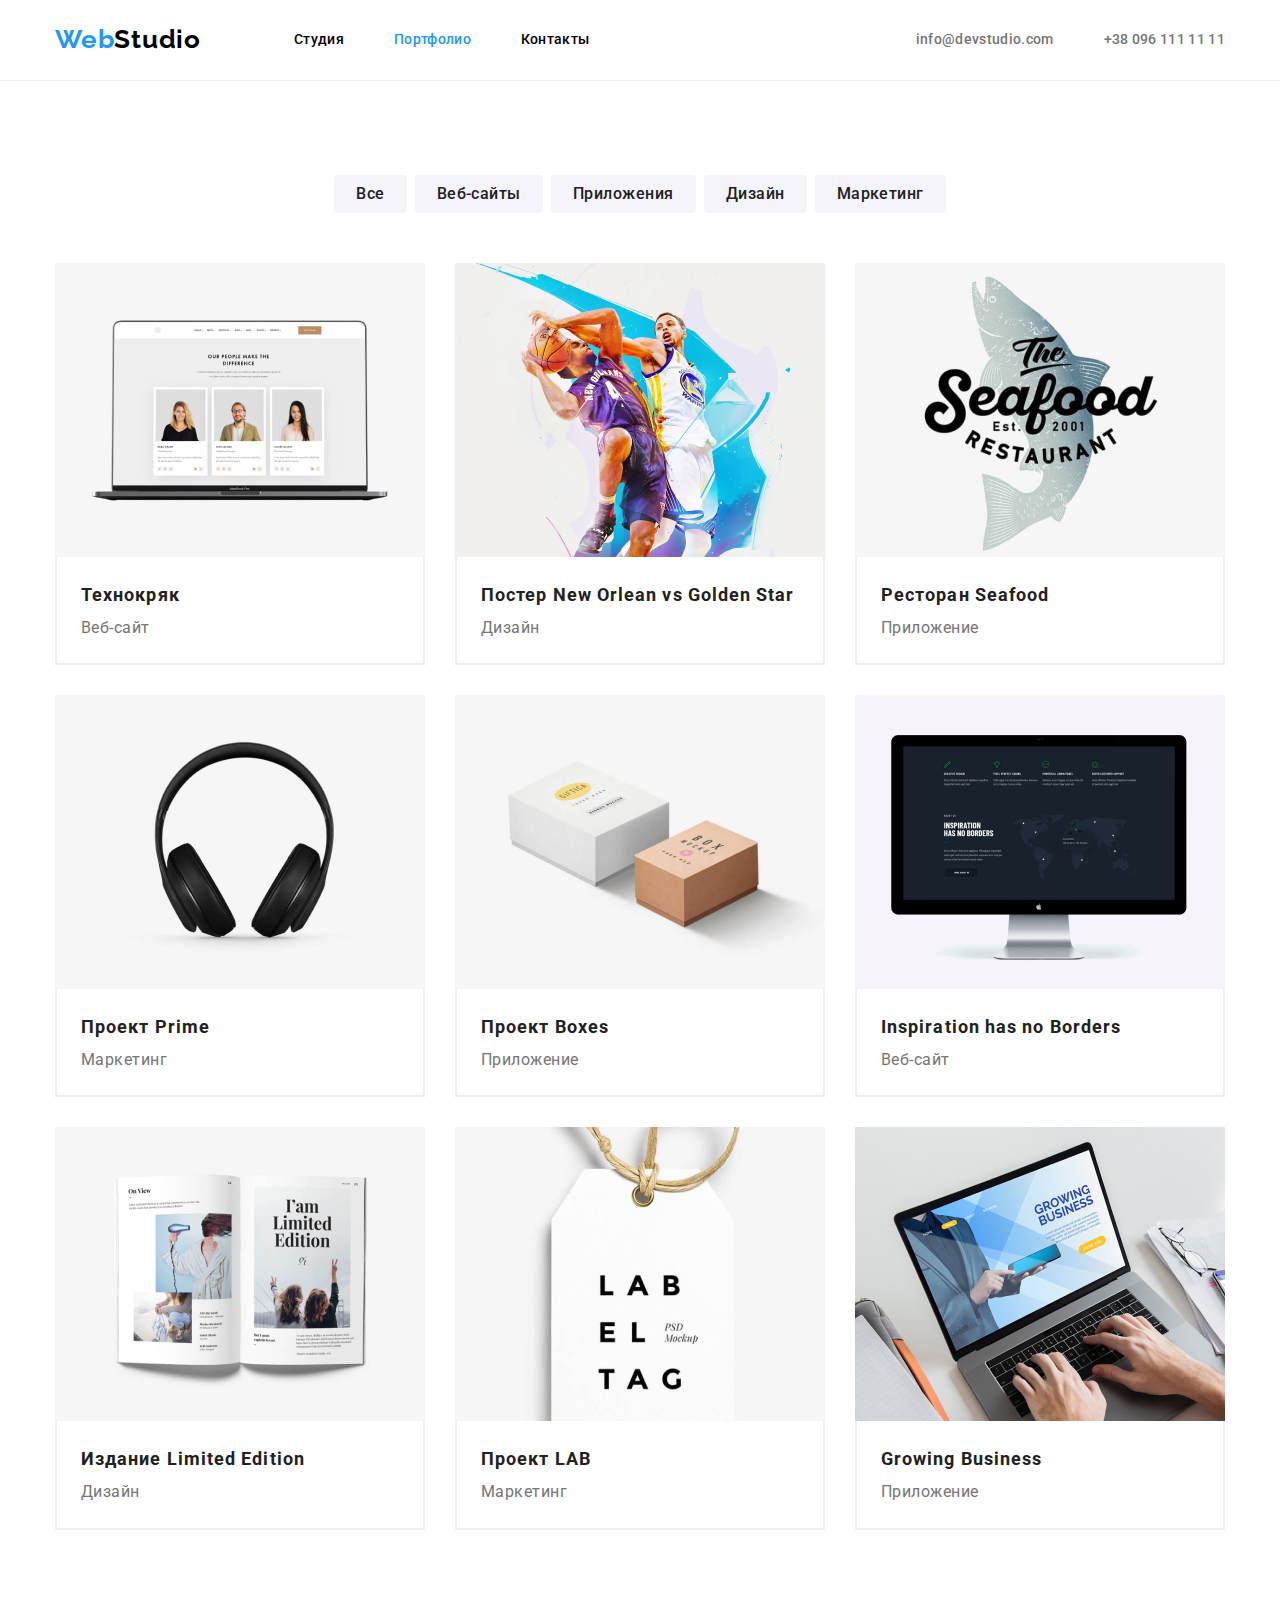
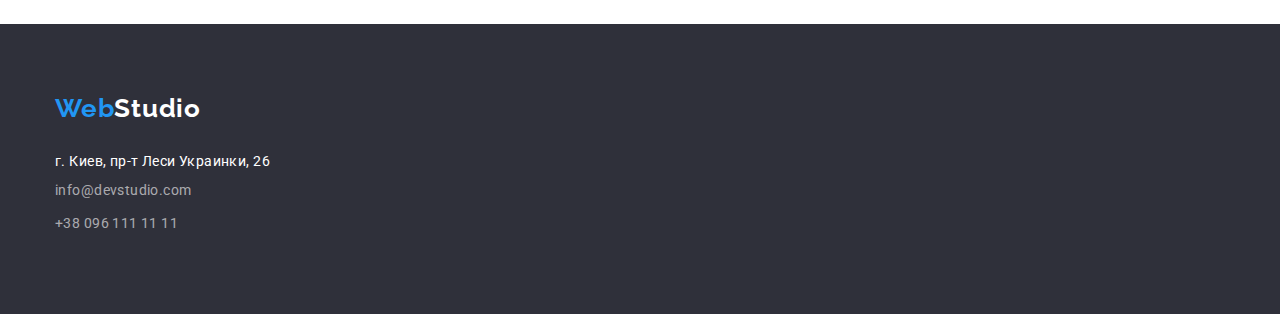
<file: portfolio.html>
<!DOCTYPE html>
<html lang="ru">
  <head>
    <meta charset="UTF-8" />
    <meta http-equiv="X-UA-Compatible" content="IE=edge" />
    <meta name="viewport" content="width=device-width, initial-scale=1.0" />
    <title>Document</title>
    <link
      rel="stylesheet"
      href="https://cdnjs.cloudflare.com/ajax/libs/modern-normalize/1.0.0/modern-normalize.min.css"
    />
    <link rel="preconnect" href="https://fonts.googleapis.com" />
    <link rel="preconnect" href="https://fonts.gstatic.com" crossorigin />
    <link
      href="https://fonts.googleapis.com/css2?family=Raleway:wght@700&family=Roboto:wght@400;500;700;900&display=swap"
      rel="stylesheet"
    />
    <link rel="stylesheet" href="
    <link
      rel=" stylesheet"
      href="https://cdnjs.cloudflare.com/ajax/libs/modern-normalize/1.1.0/modern-normalize.min.css"
      integrity="sha512-wpPYUAdjBVSE4KJnH1VR1HeZfpl1ub8YT/NKx4PuQ5NmX2tKuGu6U/JRp5y+Y8XG2tV+wKQpNHVUX03MfMFn9Q=="
      crossorigin="anonymous"
      referrerpolicy="no-referrer"
    />

    <link rel="stylesheet" href="./css/styles.css" />
  </head>

  <body>
    <!-- Верхня лінія -->

    <header class="header">
      <div class="conteiner">
        <nav class="mein-nav">
          <a class="hed-logo" href="index.html">
            <span class="logo">Web</span>Studio
          </a>

          <ul class="hed-navigation">
            <li class="item">
              <a class="navigation" href="./index.html"> Студия</a>
            </li>
            <li class="item">
              <a class="navigation current" href="./portfolio.html"
                >Портфолио</a
              >
            </li>
            <li class="item">
              <a class="navigation" href="Контакты">Контакты</a>
            </li>
          </ul>
          <ul class="hed-contacts">
            <li class="item">
              <a class="contacts" href="mailto:info@devstudio.com"
                >info@devstudio.com</a
              >
            </li>
            <li class="item">
              <a class="contacts" href="tel:+38 096 111 11 11"
                >+38 096 111 11 11</a
              >
            </li>
          </ul>
        </nav>
      </div>
    </header>
    <main>
      <!-- навінгація  -->
      <section class="projects">
        <h1 class="projects-neim">Наші проекти</h1>
        <div class="conteiner">
          <ul class="button">
            <li class="button-item">
              <button class="button-navigation current" type="button">
                Все
              </button>
            </li>
            <li class="button-item">
              <button class="button-navigation" type="button">Веб-сайты</button>
            </li>
            <li class="button-item">
              <button class="button-navigation" type="button">
                Приложения
              </button>
            </li>
            <li class="button-item">
              <button class="button-navigation" type="button">Дизайн</button>
            </li>
            <li class="button-item">
              <button class="button-navigation" type="button">Маркетинг</button>
            </li>
          </ul>

          <!--проекти -->

          <ul class="flex-conteiner">
            <li class="projects-list">
              <a href="#">
                <img
                  src="./images/portfolio/img-p.jpg"
                  alt="ноутбук з інформацією"
                  width="370"
                />
                <div class="projects-item">
                  <h2 class="projects-title">Технокряк</h2>
                  <p class="projects-description">Веб-сайт</p>
                </div>
              </a>
            </li>
            <li class="projects-list">
              <a href="#">
                <img
                  src="./images/portfolio/img-p1.jpg"
                  alt="баскитболисти "
                  width="370"
                />
                <div class="projects-item">
                  <h2 class="projects-title">
                    Постер New Orlean vs Golden Star
                  </h2>
                  <p class="projects-description">Дизайн</p>
                </div>
              </a>
            </li>
            <li class="projects-list">
              <a href="#">
                <img
                  src="./images/portfolio/img-p2.jpg"
                  alt="логотип"
                  width="370"
                />
                <div class="projects-item">
                  <h2 class="projects-title">Ресторан Seafood</h2>
                  <p class="projects-description">Приложение</p>
                </div>
              </a>
            </li>
            <li class="projects-list">
              <a href="#">
                <img
                  src="./images/portfolio/img-p3.jpg"
                  alt="наушники"
                  width="370"
                />
                <div class="projects-item">
                  <h2 class="projects-title">Проект Prime</h2>
                  <p class="projects-description">Маркетинг</p>
                </div>
              </a>
            </li>
            <li class="projects-list">
              <a href="#">
                <img
                  src="./images/portfolio/img-p4.jpg"
                  alt="коробки"
                  width="370"
                />
                <div class="projects-item">
                  <h2 class="projects-title">Проект Boxes</h2>
                  <p class="projects-description">Приложение</p>
                </div>
              </a>
            </li>
            <li class="projects-list">
              <a href="#">
                <img
                  src="./images/portfolio/img-p5.jpg"
                  alt="монитор "
                  width="370"
                />
                <div class="projects-item">
                  <h2 class="projects-title">Inspiration has no Borders</h2>
                  <p class="projects-description">Веб-сайт</p>
                </div>
              </a>
            </li>
            <li class="projects-list">
              <a href="#">
                <img
                  src="./images/portfolio/img-p6.jpg"
                  alt="книжка"
                  width="370"
                />
                <div class="projects-item">
                  <h2 class="projects-title">Издание Limited Edition</h2>
                  <p class="projects-description">Дизайн</p>
                </div>
              </a>
            </li>

            <li class="projects-list">
              <a href="#">
                <img
                  src="./images/portfolio/img-p7.jpg"
                  alt="бірка"
                  width="370"
                />
                <div class="projects-item">
                  <h2 class="projects-title">Проект LAB</h2>
                  <p class="projects-description">Маркетинг</p>
                </div>
              </a>
            </li>

            <li class="projects-list">
              <a href="#">
                <img
                  src="./images/portfolio/img-p8.jpg"
                  alt="ноутбук"
                  width="370"
                />
                <div class="projects-item">
                  <h2 class="projects-title">Growing Business</h2>
                  <p class="projects-description">Приложение</p>
                </div>
              </a>
            </li>
          </ul>
        </div>
      </section>
    </main>
    <footer class="footer">
      <div class="conteiner">
        <a href="index.html" class="footer-logo">
          <span class="logo">Web</span>Studio
        </a>
        <address>
          <ul class="adres">
            <li>
              <a
                class="adres"
                href="https://www.google.com.ua/maps/place/%D0%B1%D1%83%D0%BB.+%D0%9B%D0%B5%D1%81%D0%B8+%D0%A3%D0%BA%D1%80%D0%B0%D0%B8%D0%BD%D0%BA%D0%B8,+26,+%D0%9A%D0%B8%D0%B5%D0%B2,+02000/@50.4265841,30.5361971,17z/data=!3m1!4b1!4m5!3m4!1s0x40d4cf0e033ecbe9:0x57a4dffefec77da0!8m2!3d50.4265807!4d30.5383858?hl=ru"
              >
                г. Киев, пр-т Леси Украинки, 26
              </a>
            </li>
            <li>
              <a class="footer-contacts" href="mailto:info@devstudio.com"
                >info@devstudio.com</a
              >
            </li>
            <li>
              <a class="footer-contacts" href="tel:+38 096 111 11 11"
                >+38 096 111 11 11</a
              >
            </li>
          </ul>
        </address>
      </div>
    </footer>
  </body>
</html>
</file>
<file: css/styles.css>
/*   голубий #2196F3  */
/* основний чорний цвет #212121  */
/*   сіренький цвет #757575  */
/*  #000000    */
/*    білий #FFFFFF   */
/*  наша команда фон  #F5F4FA     */
/*  фон чорний #2F303A     */
:root {
  --accent-color: #2196f3;
  --title-text-color: #000000;
  --secondary-text-color: #757575;
  --begraut-ccolor: #ffffff;
  --basic-color-text: #212121;
  --team-background: #f5f4fa;
}
*,
*::before,
*::after {
  box-sizing: border-box;
}

body {
  background-color: var(--begraut-ccolor);
  color: var(--secondary-tetx-color);
  font-family: Roboto, sans-serif;
  font-weight: 400;
  letter-spacing: 0.02em;
  margin: 0px;
}
a {
  text-decoration: none;
  margin: 0;
  padding: 0;
}
ul {
  list-style: none;
  margin: 0;
  padding: 0;
}
h1,
h2,
h3,
h4,
h5,
h6,
p {
  margin: 0;
}
img {
  display: block;
}

.conteiner {
  width: 1200px;
  margin: 0 auto;

  padding: 0 15px;
}

/* верхня лінія */
.mein-nav {
  display: flex;
  align-items: center;
}

.logo {
  color: var(--accent-color);
  font-family: "Raleway";
  font-weight: 700;
  font-size: 26px;
  line-height: 1.9;
  letter-spacing: 0.03em;
  padding: 0;
}

.hed-logo {
  margin-right: 93px;
  color: var(--title-text-color);
  font-family: "Raleway";
  font-weight: 700;
  font-size: 26px;
  line-height: 1.19;
  letter-spacing: 0.03em;
}

.hed-navigation {
  display: flex;
}
.hed-navigation .item:not(:last-child) {
  margin-right: 50px;
}
.navigation {
  display: block;
  padding-top: 32px;
  padding-bottom: 32px;

  color: var(--title-text-color);
  font-weight: 500;
  font-size: 14px;
  line-height: 1.14;
}
.navigation.current {
  color: var(--accent-color);
}
.navigation:hover,
.navigation:focus {
  color: var(--accent-color);
  font-weight: 500;
  font-size: 14px;
  line-height: 1.14;
}

.hed-contacts {
  display: flex;
  margin-left: auto;
}
.hed-contacts .item + .item {
  margin-left: 50px;
}

.contacts {
  display: block;
  padding-top: 32px;
  padding-bottom: 32px;
  color: var(--secondary-text-color);
  font-weight: 500;
  font-size: 14px;
  line-height: 1.14;
}
.contacts:hover,
.contacts:focus {
  color: var(--accent-color);
  font-weight: 500;
  font-size: 14px;
  line-height: 1.14;
}

/* герой  */
.hero {
  background-color: #2f303a;
  padding: 200px 0;
  text-align: center;
}
.hero-title {
  margin-top: 0;
  margin-bottom: 30px;

  color: var(--begraut-ccolor);
  font-family: "Roboto";
  font-weight: 900;
  font-size: 44px;
  line-height: 1.36;
  /* or 136% */
  text-align: center;
  letter-spacing: 0.06em;
  text-transform: uppercase;
}

.hero-button {
  background-color: var(--accent-color);
  color: var(--begraut-ccolor);

  font-family: inherit;
  font-weight: 700;
  font-size: 16px;
  line-height: 1.9;
  letter-spacing: 0.06em;
  display: inline-block;

  padding: 10px 32px;
  border: none;
  border-radius: 4px;
  margin: 0 auto;
}

/* Преімушіства */
.feature {
  padding-top: 94px;
  padding-bottom: 94px;
}
.feature-conteiner {
  display: flex;
}
.feature .item {
  width: 270px;
}

.feature .item:not(:last-child) {
  margin-right: 30px;
}

.section-title {
  display: none;
}

.feature-title {
  color: var(--basic-color-text);

  font-weight: 700;
  font-size: 14px;
  line-height: 1.14;
  letter-spacing: 0.03em;
  text-transform: uppercase;
  margin-bottom: 10px;
}
.feature-text {
  color: var(--secondary-text-color);
  font-size: 14px;
  line-height: 1.7;
  /* or 171% */
  letter-spacing: 0.03em;
  margin: 0;
}

/* Чем мы занимаемся */
.section {
  padding-bottom: 94px;
}

.works-title {
  display: block;
  margin-bottom: 94px;

  color: var(--basic-color-text);

  font-weight: 700;
  font-size: 36px;
  line-height: 1.17;
  text-align: center;
  letter-spacing: 0.03em;
}
.works-section {
  display: flex;
  justify-content: center;
}
.works .item + .item {
  margin-left: 30px;
}

/* Наша команда */

.team {
  background-color: #f5f4fa;
}
.team-list {
  display: flex;
}
.team-item:not(:last-child) {
  margin-right: 30px;
}

/* .team .item .info:not(:last-child) {
  margin-left: 30px; */
.team {
  padding-top: 94px;
  padding-bottom: 94px;
}
.team-title {
  margin-bottom: 50px;
  color: var(--basic-color-text);

  font-weight: 700;
  font-size: 36px;
  line-height: 1.7;
  text-align: center;
  letter-spacing: 0.03em;
}

.info {
  display: block;
  justify-content: center;

  padding-top: 30px;
  padding-bottom: 30px;
  background: var(--begraut-ccolor);
  box-shadow: 0px 1px 3px rgba(0, 0, 0, 0.12), 0px 1px 1px rgba(0, 0, 0, 0.14),
    0px 2px 1px rgba(0, 0, 0, 0.2);
  border-radius: 0px 0px 4px 4px;
}

.team-name {
  color: var(--basic-color-text);
  font-weight: 500;
  font-size: 16px;
  line-height: 1.9;
  text-align: center;
  letter-spacing: 0.03em;
}
.team-position {
  color: var(--secondary-text-color);
  font-size: 16px;
  line-height: 1.9;
  text-align: center;
  letter-spacing: 0.03em;
}

/* Footer */
.footer {
  background-color: #2f303a;
  padding-top: 60px;
  padding-bottom: 60px;
}

.footer-logo {
  display: block;
  margin-top: 0;
  padding: 0;
  padding-bottom: 20px;

  color: var(--begraut-ccolor);
  font-family: Raleway, cursive;
  font-family: "Raleway";
  font-weight: 700;
  font-size: 26px;
  line-height: 1.9;
  letter-spacing: 0.03em;
}

.logo {
  color: var(--accent-color);
  font-family: "Raleway";
  font-weight: 700;
  font-size: 26px;
  line-height: 1.9;
  letter-spacing: 0.03em;
}

.adres {
  display: block;
  padding-bottom: 9px;
  color: var(--begraut-ccolor);
  font-style: normal;
  font-size: 14px;
  line-height: 1.2;
  letter-spacing: 0.03em;
}

.adres:hover,
.adres:focus {
  color: var(--accent-color);
  font-size: 14px;
  line-height: 1.7;
  letter-spacing: 0.03em;
}

.footer-contacts {
  padding-bottom: 9px;
  display: block;
  color: rgb(255, 255, 255, 60%);
  font-style: normal;
  font-size: 14px;
  line-height: 1.7;

  letter-spacing: 0.03em;
}
.footer-contacts:hover,
.footer-contacts:focus {
  color: var(--accent-color);
}

/* PORTFOLIO */
/* кнопки навігації */
.projects {
  border-top: 1px solid #ececec;
  padding-top: 94px;
  padding-bottom: 94px;
}
.projects-neim {
  display: none;
}
.button {
  display: flex;
  justify-content: center;
  margin-bottom: 50px;
}
.button .button-item:not(:last-child) {
  margin-right: 8px;
}
.button .button-navigation {
  display: block;
  border: none;
  padding: 6px 22px;

  border-radius: 4px;
  font-family: inherit;
  background-color: var(--team-background);
  color: var(--basic-color-text);

  font-weight: 500;
  font-size: 16px;
  line-height: 1.6;
  /* identical to box height, or 162% */
  text-align: center;
  letter-spacing: 0.03em;
}

.button-navigation:hover,
.button-navigation:focus {
  box-shadow: 0px 3px 1px rgba(0, 0, 0, 0.1), 0px 1px 2px rgba(0, 0, 0, 0.08),
    0px 2px 2px rgba(0, 0, 0, 0.12);
  background-color: var(--accent-color);
  color: var(--begraut-ccolor);
}

.flex-conteiner {
  display: flex;
  flex-wrap: wrap;
  margin-right: -30px;
  margin-bottom: -30px;
}
.projects-list {
  width: 370px;
  margin-right: 30px;
  margin-bottom: 30px;
}

/* .projects-item:nth-last-child(-n + 3) {
  margin-bottom: 30px;
} */

.projects-item {
  display: block;
  padding: 20px 24px;

  background-color: var(--begraut-ccolor);
  border: 2px solid #eeeeee;
  border-top: 0px;
}

.projects-list:nth-child(n3) {
  margin-right: 0px;
  margin-bottom: 0;
}
.projects-title {
  display: block;

  color: var(--basic-color-text);
  font-weight: 700;
  font-size: 18px;
  line-height: 2;
  letter-spacing: 0.06em;
}
.projects-description {
  display: block;

  color: var(--secondary-text-color);
  font-size: 16px;
  line-height: 1.9;
  /* identical to box height, or 188% */
  letter-spacing: 0.03em;
}
</file>
